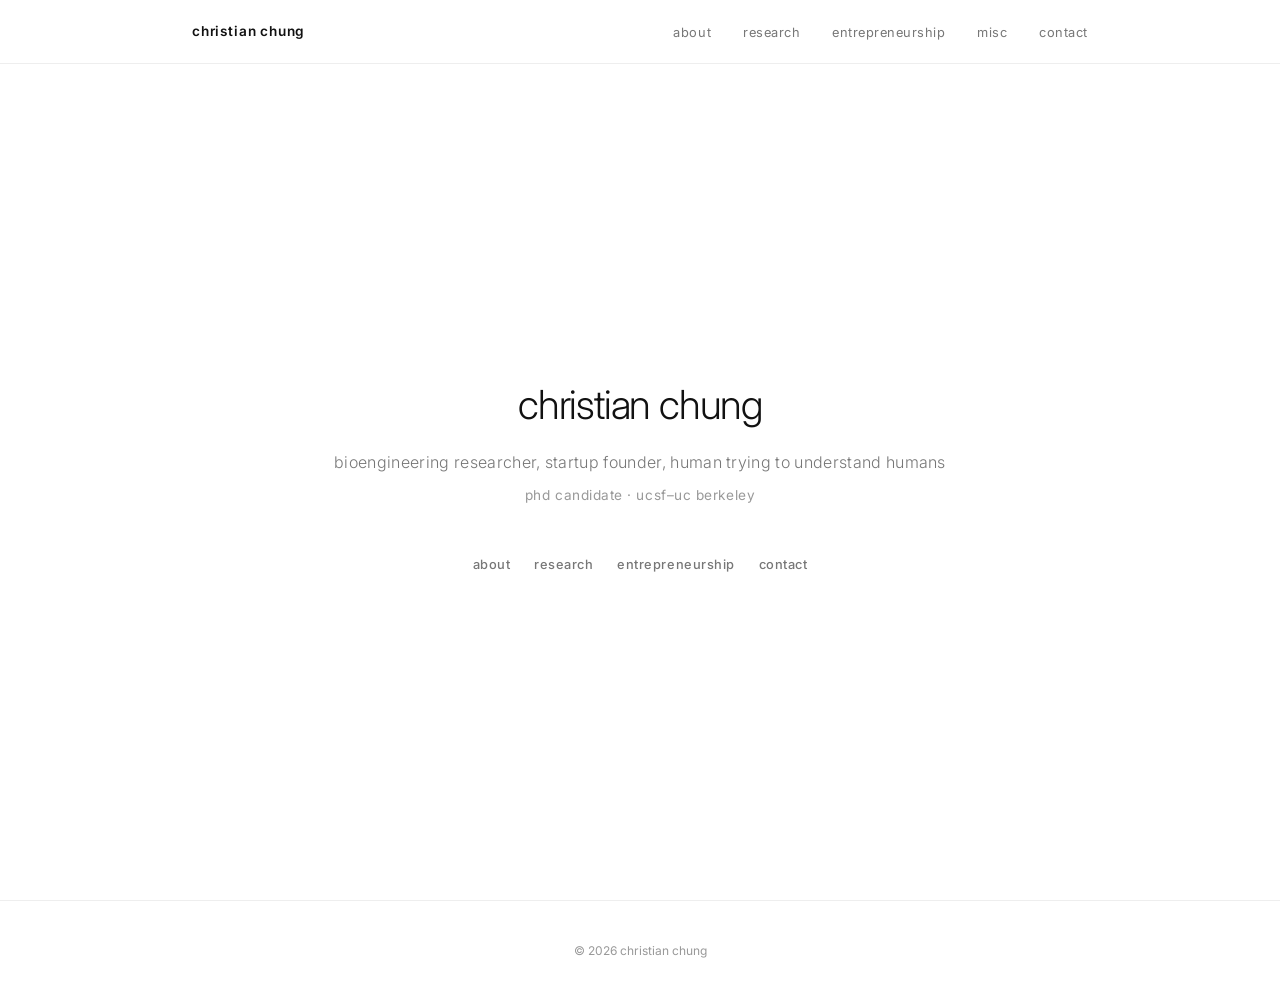
<file: index.html>
<!DOCTYPE html>
<html lang="en">
<head>
  <meta charset="UTF-8">
  <meta name="viewport" content="width=device-width, initial-scale=1.0">
  <title>Christian Chung</title>
  <link rel="preconnect" href="https://fonts.googleapis.com">
  <link rel="preconnect" href="https://fonts.gstatic.com" crossorigin>
  <link href="https://fonts.googleapis.com/css2?family=Inter:wght@300;400;500;600&display=swap" rel="stylesheet">
  <link rel="stylesheet" href="styles.css">
</head>
<body>

  <!-- Navigation -->
  <nav>
    <div class="nav-inner">
      <a href="index.html" class="nav-logo">Christian Chung</a>
      <button class="nav-toggle" onclick="document.querySelector('.nav-links').classList.toggle('open')" aria-label="Toggle navigation">
        <span></span><span></span><span></span>
      </button>
      <ul class="nav-links">
        <li><a href="about.html">About</a></li>
        <li><a href="research.html">Research</a></li>
        <li><a href="entrepreneurship.html">Entrepreneurship</a></li>
        <li><a href="misc.html">Misc</a></li>
        <li><a href="contact.html">Contact</a></li>
      </ul>
    </div>
  </nav>

  <!-- Page -->
  <div class="page">
    <div class="hero">
      <div class="hero-content">
        <h1>Christian Chung</h1>
        <p class="subtitle">bioengineering researcher, startup founder, human trying to understand humans</p>
        <p class="affiliation">phd candidate &middot; ucsf&ndash;uc berkeley</p>
        <div class="hero-links">
          <a href="about.html">About</a>
          <a href="research.html">Research</a>
          <a href="entrepreneurship.html">Entrepreneurship</a>
          <a href="contact.html">Contact</a>
        </div>
      </div>
    </div>
  </div>

  <!-- Footer -->
  <footer>
    <div class="container">
      <p>&copy; 2026 Christian Chung</p>
    </div>
  </footer>

</body>
</html>
</file>
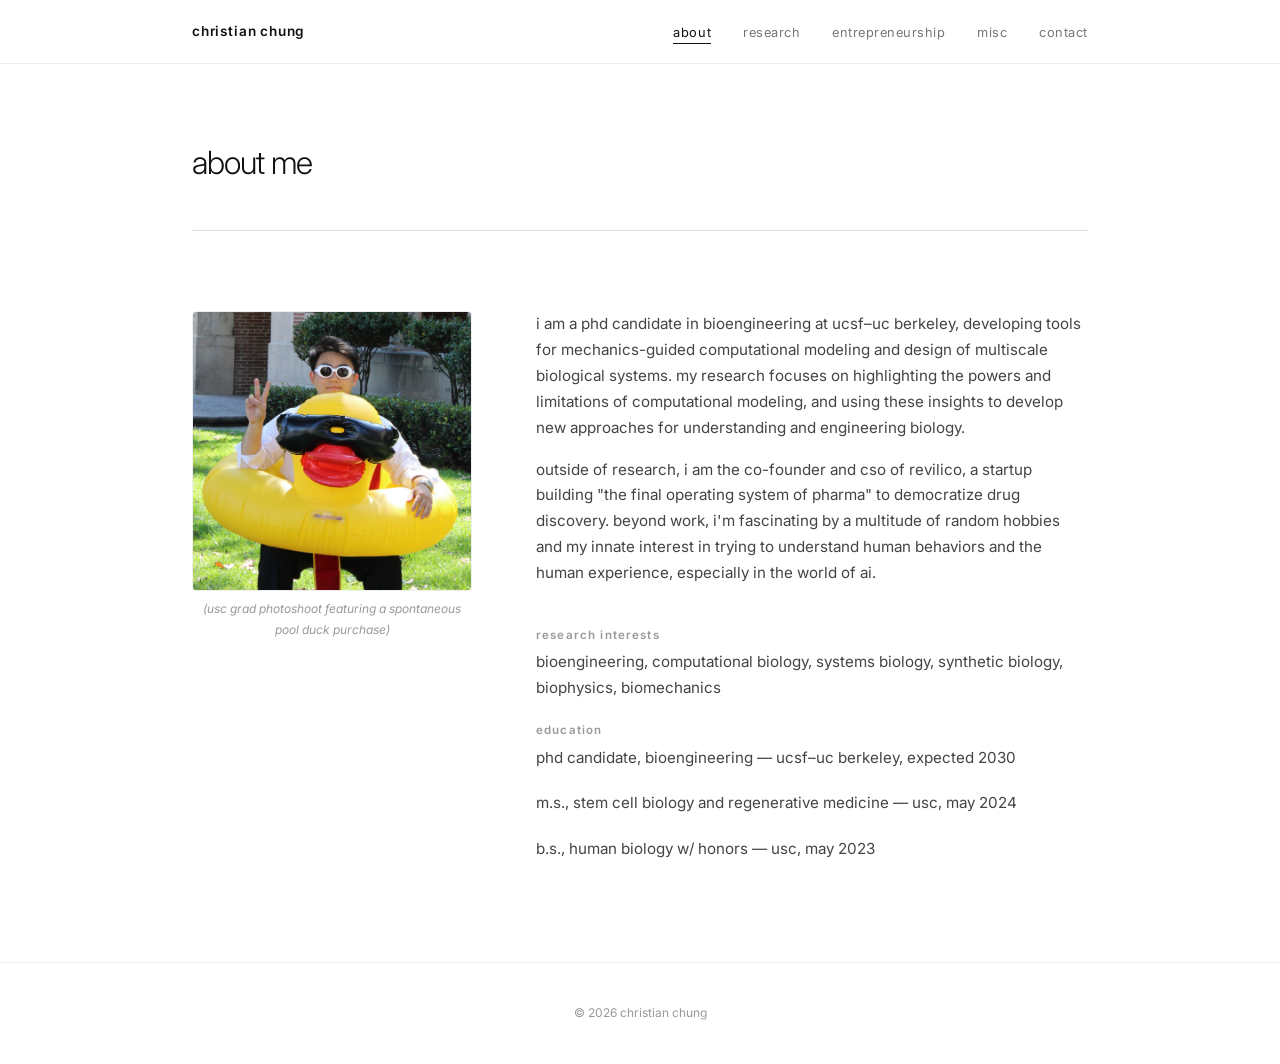
<file: about.html>
<!DOCTYPE html>
<html lang="en">
<head>
  <meta charset="UTF-8">
  <meta name="viewport" content="width=device-width, initial-scale=1.0">
  <title>About — Christian Chung</title>
  <link rel="preconnect" href="https://fonts.googleapis.com">
  <link rel="preconnect" href="https://fonts.gstatic.com" crossorigin>
  <link href="https://fonts.googleapis.com/css2?family=Inter:wght@300;400;500;600&display=swap" rel="stylesheet">
  <link rel="stylesheet" href="styles.css">
</head>
<body>

  <!-- Navigation -->
  <nav>
    <div class="nav-inner">
      <a href="index.html" class="nav-logo">Christian Chung</a>
      <button class="nav-toggle" onclick="document.querySelector('.nav-links').classList.toggle('open')" aria-label="Toggle navigation">
        <span></span><span></span><span></span>
      </button>
      <ul class="nav-links">
        <li><a href="about.html" class="active">About</a></li>
        <li><a href="research.html">Research</a></li>
        <li><a href="entrepreneurship.html">Entrepreneurship</a></li>
        <li><a href="misc.html">Misc</a></li>
        <li><a href="contact.html">Contact</a></li>
      </ul>
    </div>
  </nav>

  <!-- Page -->
  <div class="page">
    <div class="container">

      <div class="page-header">
        <h1>About Me</h1>
      </div>

      <section>
        <div class="about-layout">
          <!-- Replace src with your photo -->
          <figure class="about-photo-figure">
            <img src="images/headshot.jpg" alt="Christian Chung" class="about-photo">
            <figcaption>(USC grad photoshoot featuring a spontaneous pool duck purchase)</figcaption>
          </figure>

          <div class="about-text">
            <p>
              I am a PhD candidate in Bioengineering at UCSF&ndash;UC Berkeley, developing tools for mechanics-guided computational modeling and design of multiscale biological systems. My research focuses on highlighting the powers and limitations of computational modeling, and using these insights to develop new approaches for understanding and engineering biology.
            </p>
            <p>
              Outside of research, I am the co-founder and CSO of Revilico, a startup building "the final operating system of pharma" to democratize drug discovery. beyond work, i'm fascinating by a multitude of random hobbies and my innate interest in trying to understand human behaviors and the human experience, especially in the world of ai.
            </p>

            <dl class="about-details">
              <dt>Research Interests</dt>
              <dd>Bioengineering, Computational Biology, Systems Biology, synthetic biology, biophysics, biomechanics</dd>

              <dt>Education</dt>
              <dd>PhD Candidate, Bioengineering — UCSF&ndash;UC Berkeley, Expected 2030</dd>
              <dd>M.S., Stem Cell Biology and Regenerative Medicine — usc, may 2024</dd>
              <dd>B.S., Human Biology w/ Honors — usc, may 2023</dd>
            </dl>
          </div>
        </div>
      </section>

    </div>
  </div>

  <!-- Footer -->
  <footer>
    <div class="container">
      <p>&copy; 2026 Christian Chung</p>
    </div>
  </footer>

</body>
</html>
</file>
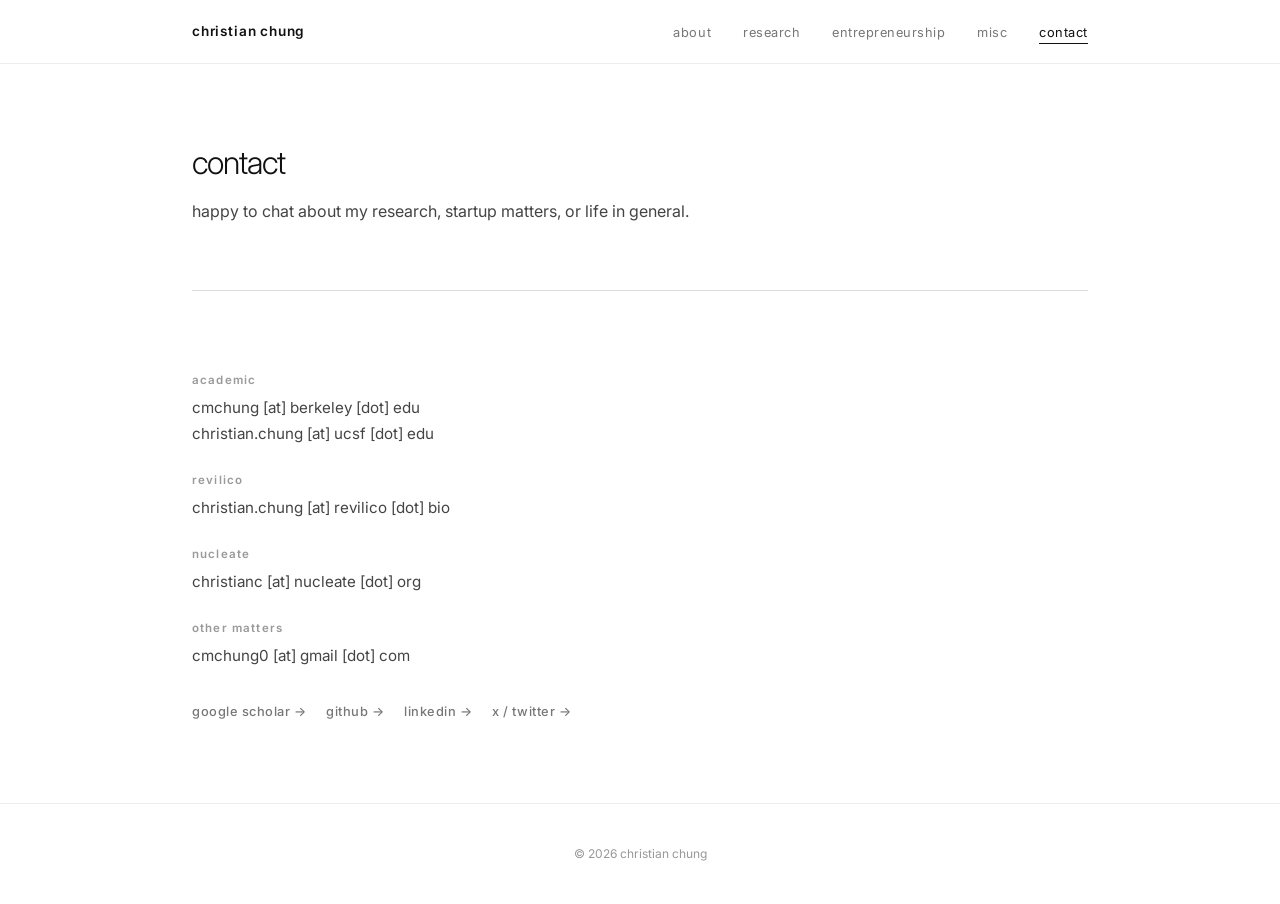
<file: contact.html>
<!DOCTYPE html>
<html lang="en">
<head>
  <meta charset="UTF-8">
  <meta name="viewport" content="width=device-width, initial-scale=1.0">
  <title>Contact — Christian Chung</title>
  <link rel="preconnect" href="https://fonts.googleapis.com">
  <link rel="preconnect" href="https://fonts.gstatic.com" crossorigin>
  <link href="https://fonts.googleapis.com/css2?family=Inter:wght@300;400;500;600&display=swap" rel="stylesheet">
  <link rel="stylesheet" href="styles.css">
</head>
<body>

  <!-- Navigation -->
  <nav>
    <div class="nav-inner">
      <a href="index.html" class="nav-logo">Christian Chung</a>
      <button class="nav-toggle" onclick="document.querySelector('.nav-links').classList.toggle('open')" aria-label="Toggle navigation">
        <span></span><span></span><span></span>
      </button>
      <ul class="nav-links">
        <li><a href="about.html">About</a></li>
        <li><a href="research.html">Research</a></li>
        <li><a href="entrepreneurship.html">Entrepreneurship</a></li>
        <li><a href="misc.html">Misc</a></li>
        <li><a href="contact.html" class="active">Contact</a></li>
      </ul>
    </div>
  </nav>

  <!-- Page -->
  <div class="page">
    <div class="container">

      <div class="page-header">
        <h1>Contact</h1>
        <p>happy to chat about my research, startup matters, or life in general.</p>
      </div>

      <section>
        <div class="contact-grid">

          <div>
            <dl class="contact-info">
              <dt>Academic</dt>
              <dd>cmchung [at] berkeley [dot] edu</dd>
              <dd>christian.chung [at] ucsf [dot] edu</dd>

              <dt>Revilico</dt>
              <dd>christian.chung [at] revilico [dot] bio</dd>

              <dt>Nucleate</dt>
              <dd>christianc [at] nucleate [dot] org</dd>

              <dt>Other Matters</dt>
              <dd>cmchung0 [at] gmail [dot] com</dd>
            </dl>

            <div class="contact-social">
              <a href="https://scholar.google.com/" target="_blank" rel="noopener">Google Scholar &rarr;</a>
              <a href="https://github.com/" target="_blank" rel="noopener">GitHub &rarr;</a>
              <a href="https://linkedin.com/" target="_blank" rel="noopener">LinkedIn &rarr;</a>
              <a href="https://twitter.com/" target="_blank" rel="noopener">X / Twitter &rarr;</a>
            </div>
          </div>

          <div>
            <!-- Optional: a map embed, an image, or just leave blank for whitespace -->
          </div>

        </div>
      </section>

    </div>
  </div>

  <!-- Footer -->
  <footer>
    <div class="container">
      <p>&copy; 2026 Christian Chung</p>
    </div>
  </footer>

</body>
</html>
</file>
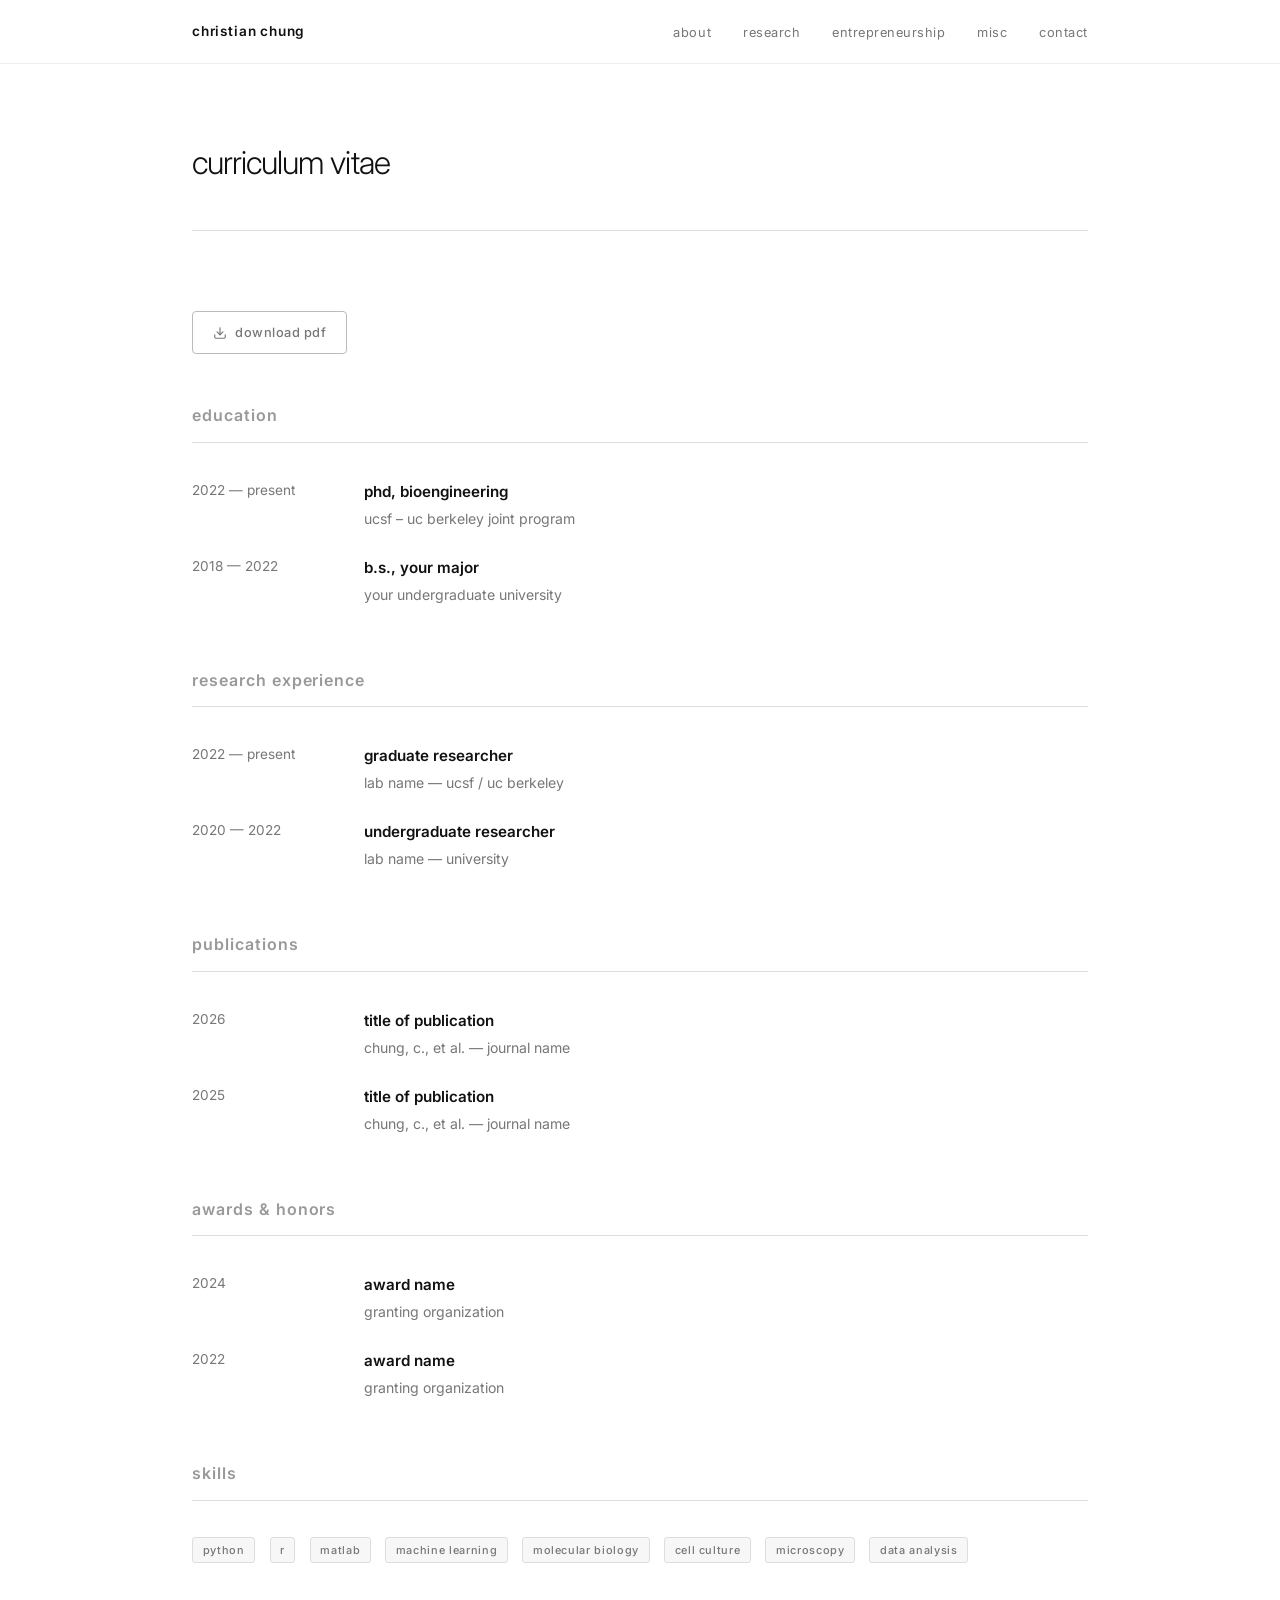
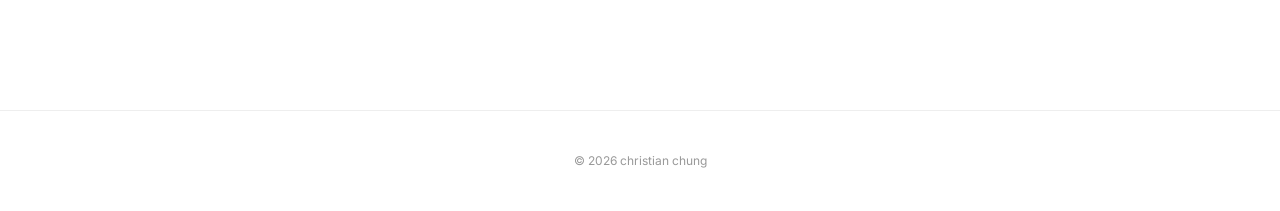
<file: cv.html>
<!DOCTYPE html>
<html lang="en">
<head>
  <meta charset="UTF-8">
  <meta name="viewport" content="width=device-width, initial-scale=1.0">
  <title>CV — Christian Chung</title>
  <link rel="preconnect" href="https://fonts.googleapis.com">
  <link rel="preconnect" href="https://fonts.gstatic.com" crossorigin>
  <link href="https://fonts.googleapis.com/css2?family=Inter:wght@300;400;500;600&display=swap" rel="stylesheet">
  <link rel="stylesheet" href="styles.css">
</head>
<body>

  <!-- Navigation -->
  <nav>
    <div class="nav-inner">
      <a href="index.html" class="nav-logo">Christian Chung</a>
      <button class="nav-toggle" onclick="document.querySelector('.nav-links').classList.toggle('open')" aria-label="Toggle navigation">
        <span></span><span></span><span></span>
      </button>
      <ul class="nav-links">
        <li><a href="about.html">About</a></li>
        <li><a href="research.html">Research</a></li>
        <li><a href="entrepreneurship.html">Entrepreneurship</a></li>
        <li><a href="misc.html">Misc</a></li>
        <li><a href="contact.html">Contact</a></li>
      </ul>
    </div>
  </nav>

  <!-- Page -->
  <div class="page">
    <div class="container">

      <div class="page-header">
        <h1>Curriculum Vitae</h1>
      </div>

      <section>

        <!-- Download link -->
        <a href="#" class="cv-download">
          <svg width="14" height="14" viewBox="0 0 24 24" fill="none" stroke="currentColor" stroke-width="2" stroke-linecap="round" stroke-linejoin="round"><path d="M21 15v4a2 2 0 0 1-2 2H5a2 2 0 0 1-2-2v-4"/><polyline points="7 10 12 15 17 10"/><line x1="12" y1="15" x2="12" y2="3"/></svg>
          Download PDF
        </a>

        <!-- Education -->
        <div class="cv-section">
          <h2>Education</h2>

          <div class="cv-entry">
            <span class="cv-date">2022 — Present</span>
            <div class="cv-info">
              <h3>PhD, Bioengineering</h3>
              <p>UCSF &ndash; UC Berkeley Joint Program</p>
            </div>
          </div>

          <div class="cv-entry">
            <span class="cv-date">2018 — 2022</span>
            <div class="cv-info">
              <h3>B.S., Your Major</h3>
              <p>Your Undergraduate University</p>
            </div>
          </div>
        </div>

        <!-- Research Experience -->
        <div class="cv-section">
          <h2>Research Experience</h2>

          <div class="cv-entry">
            <span class="cv-date">2022 — Present</span>
            <div class="cv-info">
              <h3>Graduate Researcher</h3>
              <p>Lab Name — UCSF / UC Berkeley</p>
            </div>
          </div>

          <div class="cv-entry">
            <span class="cv-date">2020 — 2022</span>
            <div class="cv-info">
              <h3>Undergraduate Researcher</h3>
              <p>Lab Name — University</p>
            </div>
          </div>
        </div>

        <!-- Publications -->
        <div class="cv-section">
          <h2>Publications</h2>

          <div class="cv-entry">
            <span class="cv-date">2026</span>
            <div class="cv-info">
              <h3>Title of Publication</h3>
              <p>Chung, C., et al. — Journal Name</p>
            </div>
          </div>

          <div class="cv-entry">
            <span class="cv-date">2025</span>
            <div class="cv-info">
              <h3>Title of Publication</h3>
              <p>Chung, C., et al. — Journal Name</p>
            </div>
          </div>
        </div>

        <!-- Awards -->
        <div class="cv-section">
          <h2>Awards &amp; Honors</h2>

          <div class="cv-entry">
            <span class="cv-date">2024</span>
            <div class="cv-info">
              <h3>Award Name</h3>
              <p>Granting Organization</p>
            </div>
          </div>

          <div class="cv-entry">
            <span class="cv-date">2022</span>
            <div class="cv-info">
              <h3>Award Name</h3>
              <p>Granting Organization</p>
            </div>
          </div>
        </div>

        <!-- Skills -->
        <div class="cv-section">
          <h2>Skills</h2>
          <div style="display: flex; flex-wrap: wrap; gap: 0.5rem; padding: 0.75rem 0;">
            <span class="tag">Python</span>
            <span class="tag">R</span>
            <span class="tag">MATLAB</span>
            <span class="tag">Machine Learning</span>
            <span class="tag">Molecular Biology</span>
            <span class="tag">Cell Culture</span>
            <span class="tag">Microscopy</span>
            <span class="tag">Data Analysis</span>
          </div>
        </div>

      </section>

    </div>
  </div>

  <!-- Footer -->
  <footer>
    <div class="container">
      <p>&copy; 2026 Christian Chung</p>
    </div>
  </footer>

</body>
</html>
</file>
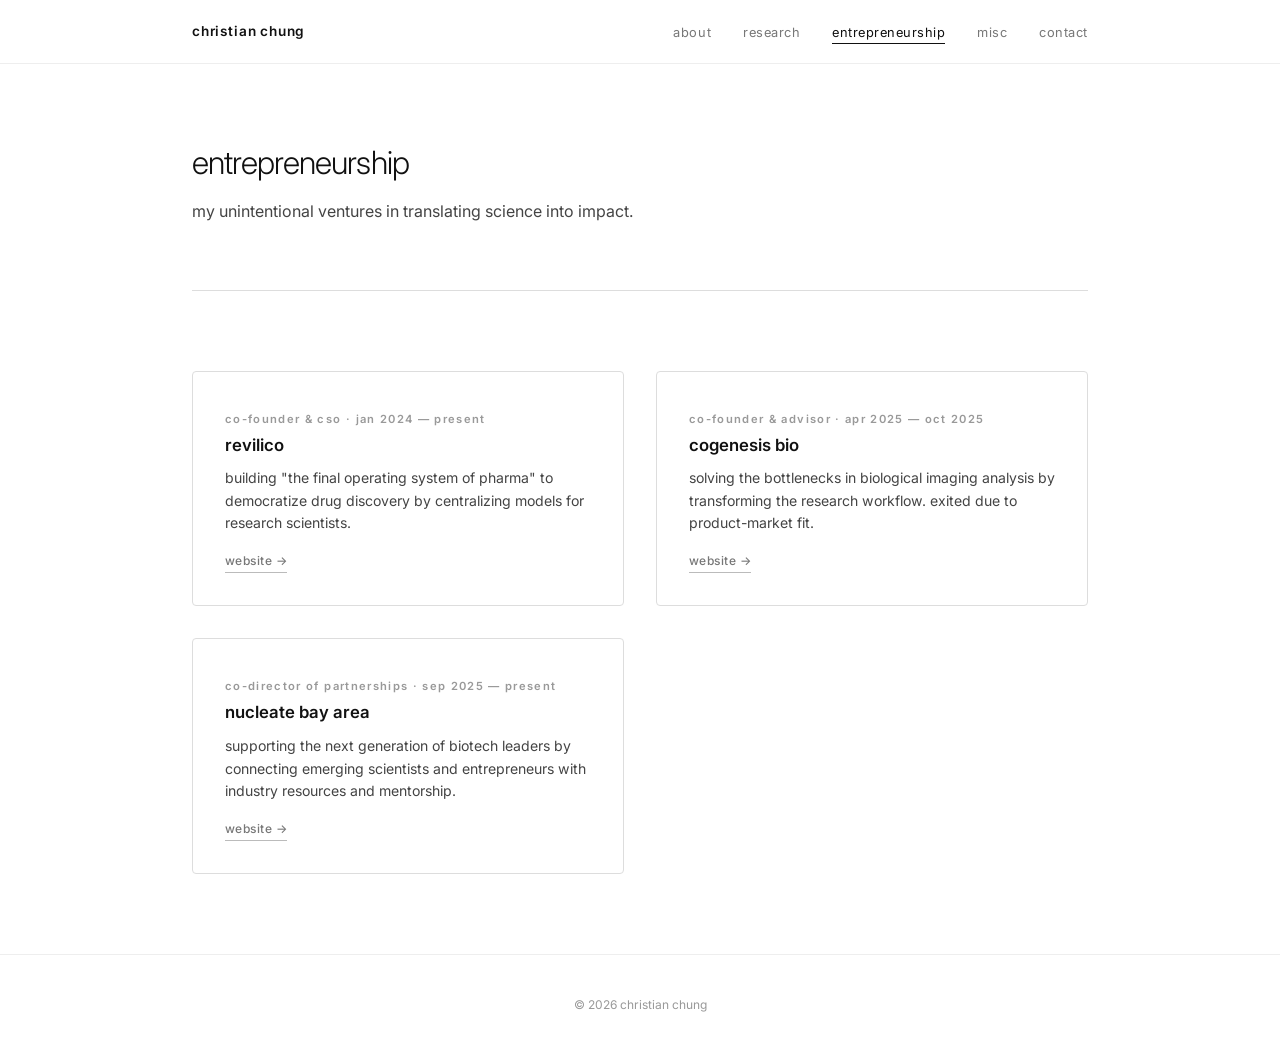
<file: entrepreneurship.html>
<!DOCTYPE html>
<html lang="en">
<head>
  <meta charset="UTF-8">
  <meta name="viewport" content="width=device-width, initial-scale=1.0">
  <title>Entrepreneurship — Christian Chung</title>
  <link rel="preconnect" href="https://fonts.googleapis.com">
  <link rel="preconnect" href="https://fonts.gstatic.com" crossorigin>
  <link href="https://fonts.googleapis.com/css2?family=Inter:wght@300;400;500;600&display=swap" rel="stylesheet">
  <link rel="stylesheet" href="styles.css">
</head>
<body>

  <!-- Navigation -->
  <nav>
    <div class="nav-inner">
      <a href="index.html" class="nav-logo">Christian Chung</a>
      <button class="nav-toggle" onclick="document.querySelector('.nav-links').classList.toggle('open')" aria-label="Toggle navigation">
        <span></span><span></span><span></span>
      </button>
      <ul class="nav-links">
        <li><a href="about.html">About</a></li>
        <li><a href="research.html">Research</a></li>
        <li><a href="entrepreneurship.html" class="active">Entrepreneurship</a></li>
        <li><a href="misc.html">Misc</a></li>
        <li><a href="contact.html">Contact</a></li>
      </ul>
    </div>
  </nav>

  <!-- Page -->
  <div class="page">
    <div class="container">

      <div class="page-header">
        <h1>Entrepreneurship</h1>
        <p>my unintentional ventures in translating science into impact.</p>
      </div>

      <section>
        <div class="items-grid">

          <!-- Startup 1 -->
          <div class="item-card">
            <span class="label">Co-Founder & CSO · Jan 2024 — Present</span>
            <h3>Revilico</h3>
            <p>
              building "the final operating system of pharma" to democratize drug discovery by centralizing models for research scientists.
            </p>
            <div class="card-links">
              <a href="https://revilico.bio/" target="_blank" rel="noopener">Website &rarr;</a>
            </div>
          </div>

          <!-- Startup 2 -->
          <div class="item-card">
            <span class="label">Co-Founder & Advisor · Apr 2025 — Oct 2025</span>
            <h3>Cogenesis Bio</h3>
            <p>
              solving the bottlenecks in biological imaging analysis by transforming the research workflow. exited due to product-market fit.
            </p>
            <div class="card-links">
              <a href="https://cogenesis.bio/" target="_blank" rel="noopener">Website &rarr;</a>
            </div>
          </div>

          <!-- Nucleate -->
          <div class="item-card">
            <span class="label">Co-Director of Partnerships · Sep 2025 — Present</span>
            <h3>Nucleate Bay Area</h3>
            <p>
              supporting the next generation of biotech leaders by connecting emerging scientists and entrepreneurs with industry resources and mentorship.
            </p>
            <div class="card-links">
              <a href="https://nucleate.org/locations/bay-area-ca/" target="_blank" rel="noopener">Website &rarr;</a>
            </div>
          </div>

        </div>
      </section>

    </div>
  </div>

  <!-- Footer -->
  <footer>
    <div class="container">
      <p>&copy; 2026 Christian Chung</p>
    </div>
  </footer>

</body>
</html>
</file>
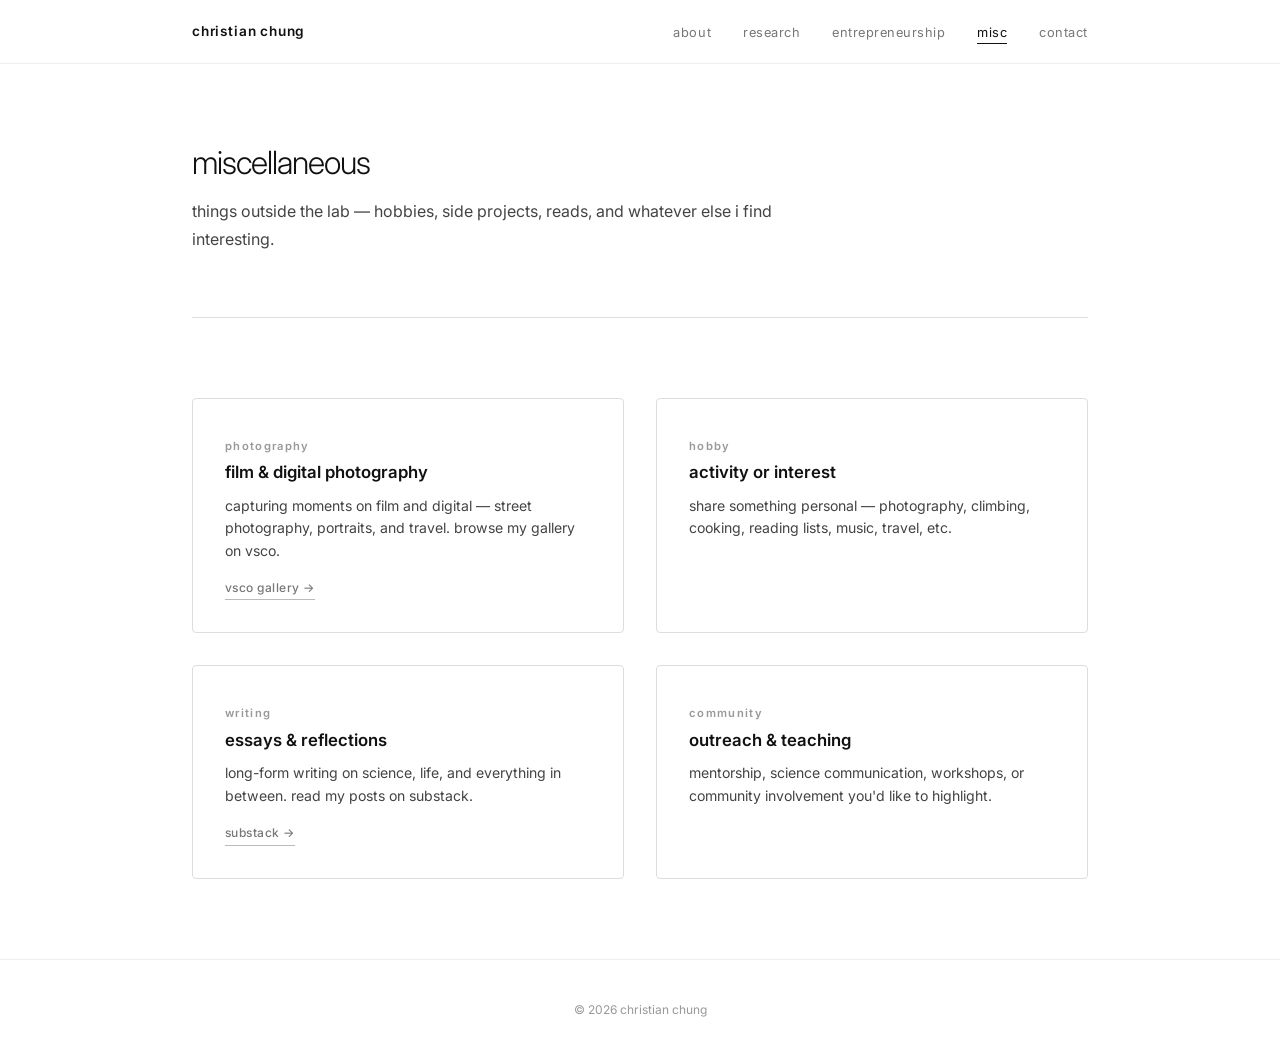
<file: misc.html>
<!DOCTYPE html>
<html lang="en">
<head>
  <meta charset="UTF-8">
  <meta name="viewport" content="width=device-width, initial-scale=1.0">
  <title>Miscellaneous — Christian Chung</title>
  <link rel="preconnect" href="https://fonts.googleapis.com">
  <link rel="preconnect" href="https://fonts.gstatic.com" crossorigin>
  <link href="https://fonts.googleapis.com/css2?family=Inter:wght@300;400;500;600&display=swap" rel="stylesheet">
  <link rel="stylesheet" href="styles.css">
</head>
<body>

  <!-- Navigation -->
  <nav>
    <div class="nav-inner">
      <a href="index.html" class="nav-logo">Christian Chung</a>
      <button class="nav-toggle" onclick="document.querySelector('.nav-links').classList.toggle('open')" aria-label="Toggle navigation">
        <span></span><span></span><span></span>
      </button>
      <ul class="nav-links">
        <li><a href="about.html">About</a></li>
        <li><a href="research.html">Research</a></li>
        <li><a href="entrepreneurship.html">Entrepreneurship</a></li>
        <li><a href="misc.html" class="active">Misc</a></li>
        <li><a href="contact.html">Contact</a></li>
      </ul>
    </div>
  </nav>

  <!-- Page -->
  <div class="page">
    <div class="container">

      <div class="page-header">
        <h1>Miscellaneous</h1>
        <p>Things outside the lab — hobbies, side projects, reads, and whatever else I find interesting.</p>
      </div>

      <section>
        <div class="items-grid">

          <!-- Item 1 -->
          <div class="item-card">
            <span class="label">Photography</span>
            <h3>Film &amp; Digital Photography</h3>
            <p>
              Capturing moments on film and digital — street photography, portraits, and travel. Browse my gallery on VSCO.
            </p>
            <div class="card-links">
              <a href="https://vsco.co/cmchung0/gallery" target="_blank" rel="noopener">VSCO Gallery &rarr;</a>
            </div>
          </div>

          <!-- Item 2 -->
          <div class="item-card">
            <span class="label">Hobby</span>
            <h3>Activity or Interest</h3>
            <p>
              Share something personal — photography, climbing, cooking, reading lists, music, travel, etc.
            </p>
          </div>

          <!-- Item 3 -->
          <div class="item-card">
            <span class="label">Writing</span>
            <h3>Essays &amp; Reflections</h3>
            <p>
              Long-form writing on science, life, and everything in between. Read my posts on Substack.
            </p>
            <div class="card-links">
              <a href="https://cmchung0.substack.com/" target="_blank" rel="noopener">Substack &rarr;</a>
            </div>
          </div>

          <!-- Item 4 -->
          <div class="item-card">
            <span class="label">Community</span>
            <h3>Outreach &amp; Teaching</h3>
            <p>
              Mentorship, science communication, workshops, or community involvement you'd like to highlight.
            </p>
          </div>

        </div>
      </section>

    </div>
  </div>

  <!-- Footer -->
  <footer>
    <div class="container">
      <p>&copy; 2026 Christian Chung</p>
    </div>
  </footer>

</body>
</html>
</file>
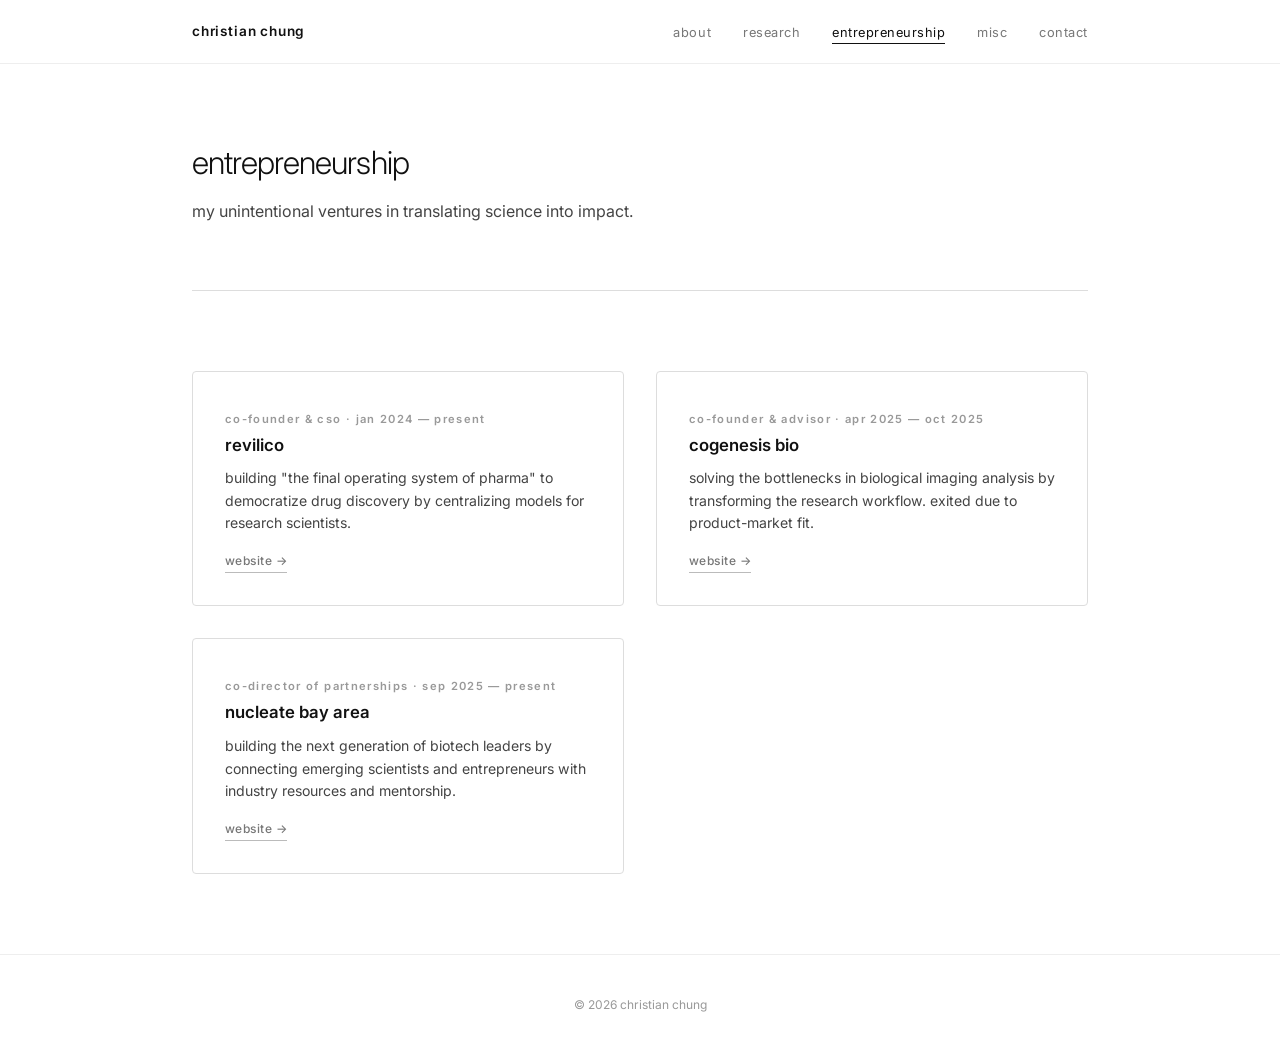
<file: startups.html>
<!DOCTYPE html>
<html lang="en">
<head>
  <meta charset="UTF-8">
  <meta name="viewport" content="width=device-width, initial-scale=1.0">
  <title>Entrepreneurship — Christian Chung</title>
  <link rel="preconnect" href="https://fonts.googleapis.com">
  <link rel="preconnect" href="https://fonts.gstatic.com" crossorigin>
  <link href="https://fonts.googleapis.com/css2?family=Inter:wght@300;400;500;600&display=swap" rel="stylesheet">
  <link rel="stylesheet" href="styles.css">
</head>
<body>

  <!-- Navigation -->
  <nav>
    <div class="nav-inner">
      <a href="index.html" class="nav-logo">Christian Chung</a>
      <button class="nav-toggle" onclick="document.querySelector('.nav-links').classList.toggle('open')" aria-label="Toggle navigation">
        <span></span><span></span><span></span>
      </button>
      <ul class="nav-links">
        <li><a href="about.html">About</a></li>
        <li><a href="research.html">Research</a></li>
        <li><a href="startups.html" class="active">Entrepreneurship</a></li>
        <li><a href="misc.html">Misc</a></li>
        <li><a href="contact.html">Contact</a></li>
      </ul>
    </div>
  </nav>

  <!-- Page -->
  <div class="page">
    <div class="container">

      <div class="page-header">
        <h1>Entrepreneurship</h1>
        <p>my unintentional ventures in translating science into impact.</p>
      </div>

      <section>
        <div class="items-grid">

          <!-- Startup 1 -->
          <div class="item-card">
            <span class="label">Co-Founder & CSO · Jan 2024 — Present</span>
            <h3>Revilico</h3>
            <p>
              building "the final operating system of pharma" to democratize drug discovery by centralizing models for research scientists.
            </p>
            <div class="card-links">
              <a href="https://revilico.bio/" target="_blank" rel="noopener">Website &rarr;</a>
            </div>
          </div>

          <!-- Startup 2 -->
          <div class="item-card">
            <span class="label">Co-Founder & Advisor · Apr 2025 — Oct 2025</span>
            <h3>Cogenesis Bio</h3>
            <p>
              solving the bottlenecks in biological imaging analysis by transforming the research workflow. exited due to product-market fit.
            </p>
            <div class="card-links">
              <a href="https://cogenesis.bio/" target="_blank" rel="noopener">Website &rarr;</a>
            </div>
          </div>

          <!-- Nucleate -->
          <div class="item-card">
            <span class="label">Co-Director of Partnerships · Sep 2025 — Present</span>
            <h3>Nucleate Bay Area</h3>
            <p>
              Building the next generation of biotech leaders by connecting emerging scientists and entrepreneurs with industry resources and mentorship.
            </p>
            <div class="card-links">
              <a href="https://nucleate.xyz/" target="_blank" rel="noopener">Website &rarr;</a>
            </div>
          </div>

        </div>
      </section>

    </div>
  </div>

  <!-- Footer -->
  <footer>
    <div class="container">
      <p>&copy; 2026 Christian Chung</p>
    </div>
  </footer>

</body>
</html>
</file>
<file: styles.css>
/* ============================================
   Christian Chung — Personal Portfolio
   Monochrome minimalist design
   ============================================ */

/* --- Reset & Base --- */
*, *::before, *::after {
  margin: 0;
  padding: 0;
  box-sizing: border-box;
}

:root {
  --black: #111;
  --dark: #222;
  --gray-700: #444;
  --gray-500: #777;
  --gray-400: #999;
  --gray-300: #bbb;
  --gray-200: #ddd;
  --gray-100: #eee;
  --gray-50: #f7f7f7;
  --white: #fff;
  --font-sans: 'Inter', -apple-system, BlinkMacSystemFont, 'Segoe UI', Roboto, sans-serif;
  --font-mono: 'JetBrains Mono', 'Fira Code', monospace;
  --max-width: 960px;
  --nav-height: 64px;
  --transition: 0.2s ease;
}

html {
  scroll-behavior: smooth;
  font-size: 16px;
}

body {
  font-family: var(--font-sans);
  color: var(--black);
  background: var(--white);
  line-height: 1.7;
  text-transform: lowercase;
  -webkit-font-smoothing: antialiased;
  -moz-osx-font-smoothing: grayscale;
}

a {
  color: var(--black);
  text-decoration: none;
  transition: color var(--transition);
}

a:hover {
  color: var(--gray-500);
}

img {
  max-width: 100%;
  display: block;
}

/* --- Typography --- */
h1 {
  font-size: 2.5rem;
  font-weight: 300;
  letter-spacing: -0.03em;
  line-height: 1.2;
}

h2 {
  font-size: 1.5rem;
  font-weight: 400;
  letter-spacing: -0.02em;
  margin-bottom: 1.5rem;
}

h3 {
  font-size: 1.1rem;
  font-weight: 600;
  margin-bottom: 0.75rem;
}

p {
  color: var(--gray-700);
  margin-bottom: 1rem;
}

.label {
  font-size: 0.7rem;
  font-weight: 600;
  letter-spacing: 0.12em;
  text-transform: lowercase;
  color: var(--gray-400);
}

/* --- Navigation --- */
nav {
  position: fixed;
  top: 0;
  left: 0;
  right: 0;
  height: var(--nav-height);
  background: rgba(255, 255, 255, 0.92);
  backdrop-filter: blur(12px);
  -webkit-backdrop-filter: blur(12px);
  border-bottom: 1px solid var(--gray-100);
  z-index: 1000;
  display: flex;
  align-items: center;
  justify-content: center;
}

.nav-inner {
  width: 100%;
  max-width: var(--max-width);
  padding: 0 2rem;
  display: flex;
  align-items: center;
  justify-content: space-between;
}

.nav-logo {
  font-size: 0.85rem;
  font-weight: 600;
  letter-spacing: 0.06em;
  text-transform: lowercase;
}

.nav-links {
  display: flex;
  gap: 2rem;
  list-style: none;
}

.nav-links a {
  font-size: 0.8rem;
  font-weight: 400;
  letter-spacing: 0.04em;
  text-transform: lowercase;
  color: var(--gray-500);
  transition: color var(--transition);
  position: relative;
}

.nav-links a:hover,
.nav-links a.active {
  color: var(--black);
}

.nav-links a.active::after {
  content: '';
  position: absolute;
  bottom: -4px;
  left: 0;
  right: 0;
  height: 1px;
  background: var(--black);
}

/* Mobile nav toggle */
.nav-toggle {
  display: none;
  background: none;
  border: none;
  cursor: pointer;
  padding: 0.5rem;
}

.nav-toggle span {
  display: block;
  width: 20px;
  height: 1.5px;
  background: var(--black);
  margin: 5px 0;
  transition: var(--transition);
}

/* --- Layout --- */
.page {
  padding-top: var(--nav-height);
}

.container {
  max-width: var(--max-width);
  margin: 0 auto;
  padding: 0 2rem;
}

section {
  padding: 5rem 0;
}

.section-border {
  border-top: 1px solid var(--gray-200);
}

/* --- Hero (Home) --- */
.hero {
  min-height: calc(100vh - var(--nav-height));
  display: flex;
  align-items: center;
  justify-content: center;
}

.hero-content {
  text-align: center;
  max-width: 640px;
}

.hero-content h1 {
  margin-bottom: 1.25rem;
}

.hero-content .subtitle {
  font-size: 1rem;
  color: var(--gray-500);
  font-weight: 300;
  letter-spacing: 0.02em;
  margin-bottom: 0.5rem;
}

.hero-content .affiliation {
  font-size: 0.85rem;
  color: var(--gray-400);
  font-weight: 400;
  letter-spacing: 0.04em;
  text-transform: lowercase;
  margin-bottom: 2.5rem;
}

.hero-links {
  display: flex;
  justify-content: center;
  gap: 1.5rem;
  flex-wrap: wrap;
}

.hero-links a {
  font-size: 0.8rem;
  font-weight: 500;
  letter-spacing: 0.04em;
  text-transform: lowercase;
  color: var(--gray-500);
  padding: 0.4rem 0;
  border-bottom: 1px solid transparent;
  transition: all var(--transition);
}

.hero-links a:hover {
  color: var(--black);
  border-bottom-color: var(--black);
}

/* --- Page Header --- */
.page-header {
  padding: 5rem 0 3rem;
  border-bottom: 1px solid var(--gray-200);
}

.page-header h1 {
  font-size: 2rem;
  font-weight: 300;
}

.page-header p {
  margin-top: 1rem;
  font-size: 1rem;
  max-width: 600px;
}

/* --- Cards Grid --- */
.cards-grid {
  display: grid;
  grid-template-columns: 1fr;
  gap: 3rem;
}

.card {
  display: grid;
  grid-template-columns: 1fr 1fr;
  gap: 2.5rem;
  align-items: start;
  padding-bottom: 3rem;
  border-bottom: 1px solid var(--gray-100);
}

.card:last-child {
  border-bottom: none;
  padding-bottom: 0;
}

.card-image {
  width: 100%;
  aspect-ratio: 4/3;
  object-fit: cover;
  border-radius: 4px;
  background: var(--gray-50);
  border: 1px solid var(--gray-100);
}

.card-body h3 {
  font-size: 1.15rem;
  font-weight: 600;
  margin-bottom: 0.75rem;
  line-height: 1.4;
}

.card-body p {
  font-size: 0.92rem;
  line-height: 1.7;
  color: var(--gray-700);
}

.card-links {
  margin-top: 1rem;
  display: flex;
  gap: 1rem;
  flex-wrap: wrap;
}

.card-links a {
  font-size: 0.75rem;
  font-weight: 500;
  letter-spacing: 0.04em;
  text-transform: lowercase;
  color: var(--gray-500);
  border-bottom: 1px solid var(--gray-300);
  padding-bottom: 1px;
  transition: all var(--transition);
}

.card-links a:hover {
  color: var(--black);
  border-bottom-color: var(--black);
}

/* --- Publication List --- */
.pub-list {
  list-style: none;
}

.pub-item {
  padding: 1.75rem 0;
  border-bottom: 1px solid var(--gray-100);
  display: grid;
  grid-template-columns: 80px 1fr;
  gap: 2rem;
  align-items: start;
}

.pub-item:last-child {
  border-bottom: none;
}

.pub-year {
  font-size: 0.8rem;
  font-weight: 600;
  color: var(--gray-400);
  letter-spacing: 0.04em;
  padding-top: 0.15rem;
}

.pub-body h3 {
  font-size: 1rem;
  font-weight: 600;
  line-height: 1.5;
  margin-bottom: 0.35rem;
}

.pub-body .pub-authors {
  font-size: 0.88rem;
  color: var(--gray-500);
  margin-bottom: 0.25rem;
}

.pub-body .pub-venue {
  font-size: 0.82rem;
  color: var(--gray-400);
  font-style: italic;
}

.pub-body .pub-links {
  margin-top: 0.5rem;
  display: flex;
  gap: 0.75rem;
  flex-wrap: wrap;
}

.pub-body .pub-links a {
  font-size: 0.72rem;
  font-weight: 500;
  letter-spacing: 0.04em;
  text-transform: lowercase;
  color: var(--gray-500);
  border-bottom: 1px solid var(--gray-300);
  padding-bottom: 1px;
}

.pub-body .pub-links a:hover {
  color: var(--black);
  border-bottom-color: var(--black);
}

/* --- About / Text Content --- */
.about-layout {
  display: grid;
  grid-template-columns: 280px 1fr;
  gap: 4rem;
  align-items: start;
}

.about-photo {
  width: 100%;
  aspect-ratio: 1;
  object-fit: cover;
  border-radius: 4px;
  background: var(--gray-50);
  border: 1px solid var(--gray-100);
}

.about-photo-figure {
  margin: 0;
}

.about-photo-figure figcaption {
  font-size: 0.75rem;
  color: var(--gray-400);
  text-align: center;
  margin-top: 0.5rem;
  font-style: italic;
}

.about-text h2 {
  font-size: 1.3rem;
  margin-bottom: 1rem;
}

.about-text p {
  font-size: 0.95rem;
  margin-bottom: 1rem;
}

.about-details {
  margin-top: 2.5rem;
}

.about-details dt {
  font-size: 0.72rem;
  font-weight: 600;
  letter-spacing: 0.1em;
  text-transform: lowercase;
  color: var(--gray-400);
  margin-bottom: 0.25rem;
}

.about-details dd {
  font-size: 0.95rem;
  margin-bottom: 1.25rem;
  color: var(--gray-700);
}

/* --- CV Timeline --- */
.cv-section {
  margin-bottom: 3rem;
}

.cv-section h2 {
  font-size: 1rem;
  font-weight: 600;
  letter-spacing: 0.06em;
  text-transform: lowercase;
  color: var(--gray-400);
  margin-bottom: 1.5rem;
  padding-bottom: 0.75rem;
  border-bottom: 1px solid var(--gray-200);
}

.cv-entry {
  display: grid;
  grid-template-columns: 140px 1fr;
  gap: 2rem;
  padding: 0.75rem 0;
}

.cv-date {
  font-size: 0.85rem;
  color: var(--gray-500);
  font-weight: 400;
}

.cv-info h3 {
  font-size: 0.95rem;
  font-weight: 600;
  margin-bottom: 0.15rem;
}

.cv-info p {
  font-size: 0.88rem;
  color: var(--gray-500);
  margin-bottom: 0;
}

.cv-download {
  display: inline-flex;
  align-items: center;
  gap: 0.5rem;
  font-size: 0.8rem;
  font-weight: 500;
  letter-spacing: 0.04em;
  text-transform: lowercase;
  color: var(--gray-500);
  border: 1px solid var(--gray-300);
  padding: 0.6rem 1.25rem;
  border-radius: 4px;
  transition: all var(--transition);
  margin-bottom: 3rem;
}

.cv-download:hover {
  color: var(--black);
  border-color: var(--black);
}

/* --- Startups / Misc Grid --- */
.items-grid {
  display: grid;
  grid-template-columns: repeat(auto-fill, minmax(280px, 1fr));
  gap: 2rem;
}

.item-card {
  padding: 2rem;
  border: 1px solid var(--gray-200);
  border-radius: 4px;
  transition: border-color var(--transition);
}

.item-card:hover {
  border-color: var(--gray-400);
}

.item-card .label {
  margin-bottom: 0.75rem;
}

.item-card h3 {
  font-size: 1.05rem;
  margin-bottom: 0.5rem;
}

.item-card p {
  font-size: 0.88rem;
  line-height: 1.6;
}

.item-card .card-links {
  margin-top: 1rem;
}

/* --- Contact --- */
.contact-grid {
  display: grid;
  grid-template-columns: 1fr 1fr;
  gap: 4rem;
}

.contact-info dt {
  font-size: 0.72rem;
  font-weight: 600;
  letter-spacing: 0.1em;
  text-transform: lowercase;
  color: var(--gray-400);
  margin-bottom: 0.3rem;
  margin-top: 1.5rem;
}

.contact-info dt:first-child {
  margin-top: 0;
}

.contact-info dd {
  font-size: 0.95rem;
  color: var(--gray-700);
}

.contact-info dd a {
  color: var(--gray-700);
  border-bottom: 1px solid var(--gray-300);
  padding-bottom: 1px;
}

.contact-info dd a:hover {
  color: var(--black);
  border-bottom-color: var(--black);
}

.contact-social {
  display: flex;
  gap: 1.25rem;
  margin-top: 2rem;
}

.contact-social a {
  font-size: 0.8rem;
  font-weight: 500;
  letter-spacing: 0.04em;
  text-transform: lowercase;
  color: var(--gray-500);
}

.contact-social a:hover {
  color: var(--black);
}

/* --- Footer --- */
footer {
  border-top: 1px solid var(--gray-100);
  padding: 2.5rem 0;
  text-align: center;
}

footer p {
  font-size: 0.75rem;
  color: var(--gray-400);
  margin: 0;
}

/* --- Misc / Utility --- */
.tag {
  display: inline-block;
  font-size: 0.68rem;
  font-weight: 500;
  letter-spacing: 0.06em;
  text-transform: lowercase;
  color: var(--gray-500);
  background: var(--gray-50);
  border: 1px solid var(--gray-200);
  padding: 0.2rem 0.6rem;
  border-radius: 3px;
  margin-right: 0.4rem;
  margin-bottom: 0.4rem;
}

.divider {
  border: none;
  border-top: 1px solid var(--gray-200);
  margin: 3rem 0;
}

/* --- Responsive --- */
@media (max-width: 768px) {
  h1 {
    font-size: 1.8rem;
  }

  .nav-links {
    display: none;
    position: absolute;
    top: var(--nav-height);
    left: 0;
    right: 0;
    background: var(--white);
    border-bottom: 1px solid var(--gray-100);
    flex-direction: column;
    padding: 1.5rem 2rem;
    gap: 1.25rem;
  }

  .nav-links.open {
    display: flex;
  }

  .nav-toggle {
    display: block;
  }

  .card {
    grid-template-columns: 1fr;
    gap: 1.5rem;
  }

  .pub-item {
    grid-template-columns: 1fr;
    gap: 0.25rem;
  }

  .about-layout {
    grid-template-columns: 1fr;
    gap: 2rem;
  }

  .about-photo {
    max-width: 200px;
  }

  .cv-entry {
    grid-template-columns: 1fr;
    gap: 0.25rem;
  }

  .contact-grid {
    grid-template-columns: 1fr;
    gap: 2rem;
  }

  section {
    padding: 3rem 0;
  }

  .page-header {
    padding: 3rem 0 2rem;
  }
}

@media (max-width: 480px) {
  .container {
    padding: 0 1.25rem;
  }

  .nav-inner {
    padding: 0 1.25rem;
  }

  .items-grid {
    grid-template-columns: 1fr;
  }
}
</file>
